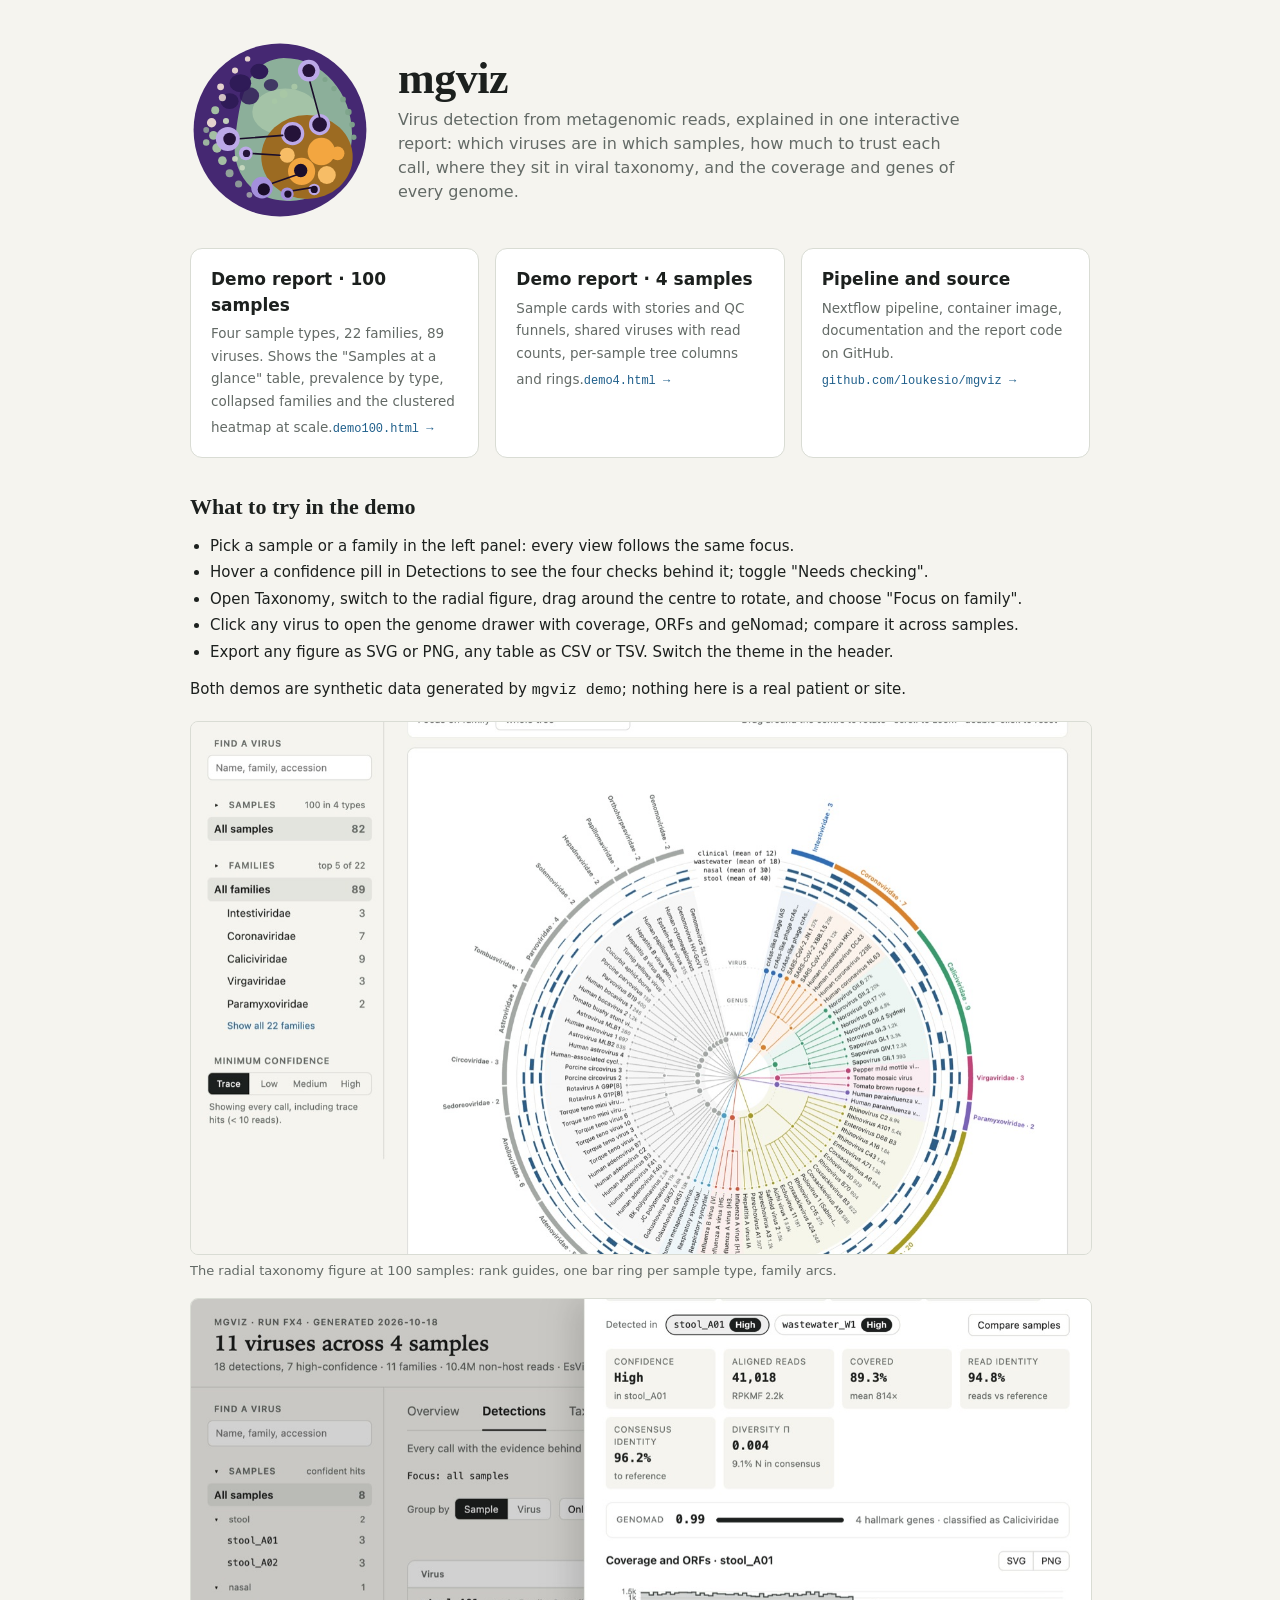
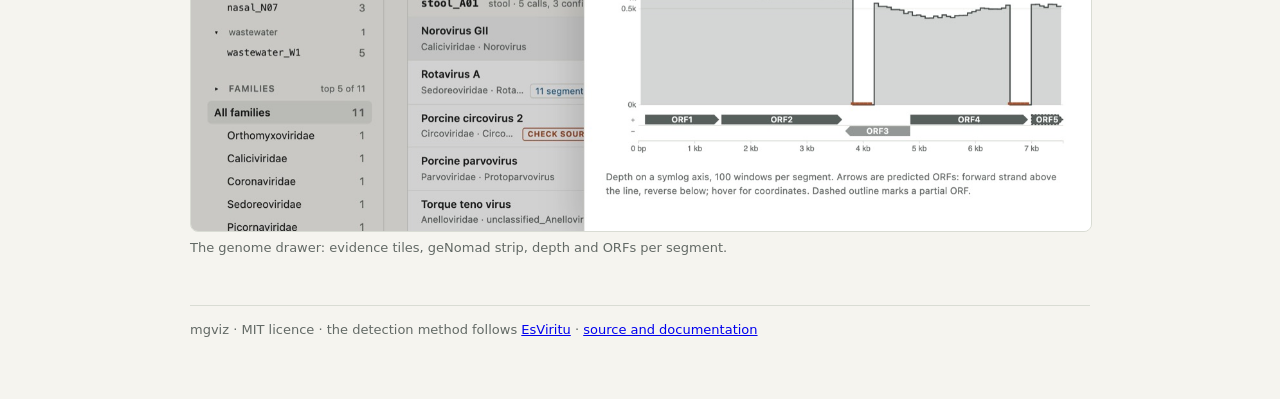
<file: index.html>
<!doctype html>
<html lang="en">
<head>
<meta charset="utf-8">
<meta name="viewport" content="width=device-width, initial-scale=1">
<meta name="color-scheme" content="light dark">
<title>mgviz · virus detection reports</title>
<meta name="description" content="mgviz: virus detection from metagenomic reads with an interactive report. Live demo reports.">
<style>
  :root { --bg: #f5f4ef; --panel: #ffffff; --fg: #1c201e; --muted: #636a66; --line: #d9dcd4; --accent: #3b2a6b; --accent2: #1f5f8b;
          --serif: "Iowan Old Style", "Palatino Linotype", Palatino, Georgia, serif; --sans: -apple-system, "Segoe UI", system-ui, Helvetica, sans-serif; --mono: ui-monospace, "SF Mono", Menlo, Consolas, monospace; }
  @media (prefers-color-scheme: dark) { :root { --bg: #131615; --panel: #1b1f1d; --fg: #e4e6e0; --muted: #99a19b; --line: #2e3431; --accent: #b9a7e6; --accent2: #8ec0e4; } }
  html, body { margin: 0; background: var(--bg); color: var(--fg); }
  body { font: 15px/1.5 var(--sans); padding: 40px max(16px, env(safe-area-inset-left, 0px)) 60px max(16px, env(safe-area-inset-right, 0px)); }
  main { max-width: 900px; margin: 0 auto; }
  .hero { display: flex; align-items: center; gap: 28px; flex-wrap: wrap; margin-bottom: 28px; }
  .hero img { width: 180px; height: 180px; flex: none; }
  .hero h1 { font: 600 44px/1.05 var(--serif); margin: 0 0 6px; letter-spacing: -.01em; }
  .hero p { margin: 0; color: var(--muted); font-size: 16px; max-width: 56ch; }
  .cards { display: grid; grid-template-columns: repeat(auto-fit, minmax(260px, 1fr)); gap: 16px; margin: 24px 0 36px; }
  .card { display: block; background: var(--panel); border: 1px solid var(--line); border-radius: 12px; padding: 18px 20px; color: inherit; text-decoration: none; }
  .card:hover { border-color: var(--accent2); }
  .card b { font-size: 17px; display: block; margin-bottom: 4px; }
  .card span { color: var(--muted); font-size: 13.5px; }
  .card .k { display: inline-block; margin-top: 10px; font: 12px var(--mono); color: var(--accent2); }
  h2 { font: 600 22px/1.2 var(--serif); margin: 36px 0 10px; }
  ul { padding-left: 20px; color: var(--fg); } li { margin: 4px 0; }
  figure { margin: 18px 0; } figure img { width: 100%; max-width: 100%; border: 1px solid var(--line); border-radius: 8px; display: block; }
  figcaption { font-size: 13px; color: var(--muted); margin-top: 6px; }
  .links a { color: var(--accent2); }
  footer { margin-top: 48px; color: var(--muted); font-size: 13px; border-top: 1px solid var(--line); padding-top: 14px; }
</style>
</head>
<body>
<main>
  <div class="hero">
    <img src="images/logo_alive.svg" alt="mgviz">
    <div>
      <h1>mgviz</h1>
      <p>Virus detection from metagenomic reads, explained in one interactive report: which viruses are in which samples, how much to trust each call, where they sit in viral taxonomy, and the coverage and genes of every genome.</p>
    </div>
  </div>

  <div class="cards">
    <a class="card" href="demo100.html"><b>Demo report · 100 samples</b><span>Four sample types, 22 families, 89 viruses. Shows the "Samples at a glance" table, prevalence by type, collapsed families and the clustered heatmap at scale.</span><span class="k">demo100.html →</span></a>
    <a class="card" href="demo4.html"><b>Demo report · 4 samples</b><span>Sample cards with stories and QC funnels, shared viruses with read counts, per-sample tree columns and rings.</span><span class="k">demo4.html →</span></a>
    <a class="card" href="https://github.com/loukesio/mgviz"><b>Pipeline and source</b><span>Nextflow pipeline, container image, documentation and the report code on GitHub.</span><span class="k">github.com/loukesio/mgviz →</span></a>
  </div>

  <h2>What to try in the demo</h2>
  <ul>
    <li>Pick a sample or a family in the left panel: every view follows the same focus.</li>
    <li>Hover a confidence pill in Detections to see the four checks behind it; toggle "Needs checking".</li>
    <li>Open Taxonomy, switch to the radial figure, drag around the centre to rotate, and choose "Focus on family".</li>
    <li>Click any virus to open the genome drawer with coverage, ORFs and geNomad; compare it across samples.</li>
    <li>Export any figure as SVG or PNG, any table as CSV or TSV. Switch the theme in the header.</li>
  </ul>
  <p class="links">Both demos are synthetic data generated by <code>mgviz demo</code>; nothing here is a real patient or site.</p>

  <figure><img src="images/radial.jpg" alt="Radial taxonomy figure"><figcaption>The radial taxonomy figure at 100 samples: rank guides, one bar ring per sample type, family arcs.</figcaption></figure>
  <figure><img src="images/genome_drawer.jpg" alt="Genome drawer"><figcaption>The genome drawer: evidence tiles, geNomad strip, depth and ORFs per segment.</figcaption></figure>

  <footer>mgviz · MIT licence · the detection method follows <a href="https://github.com/cmmr/EsViritu">EsViritu</a> · <a href="https://github.com/loukesio/mgviz">source and documentation</a></footer>
</main>
</body>
</html>
</file>
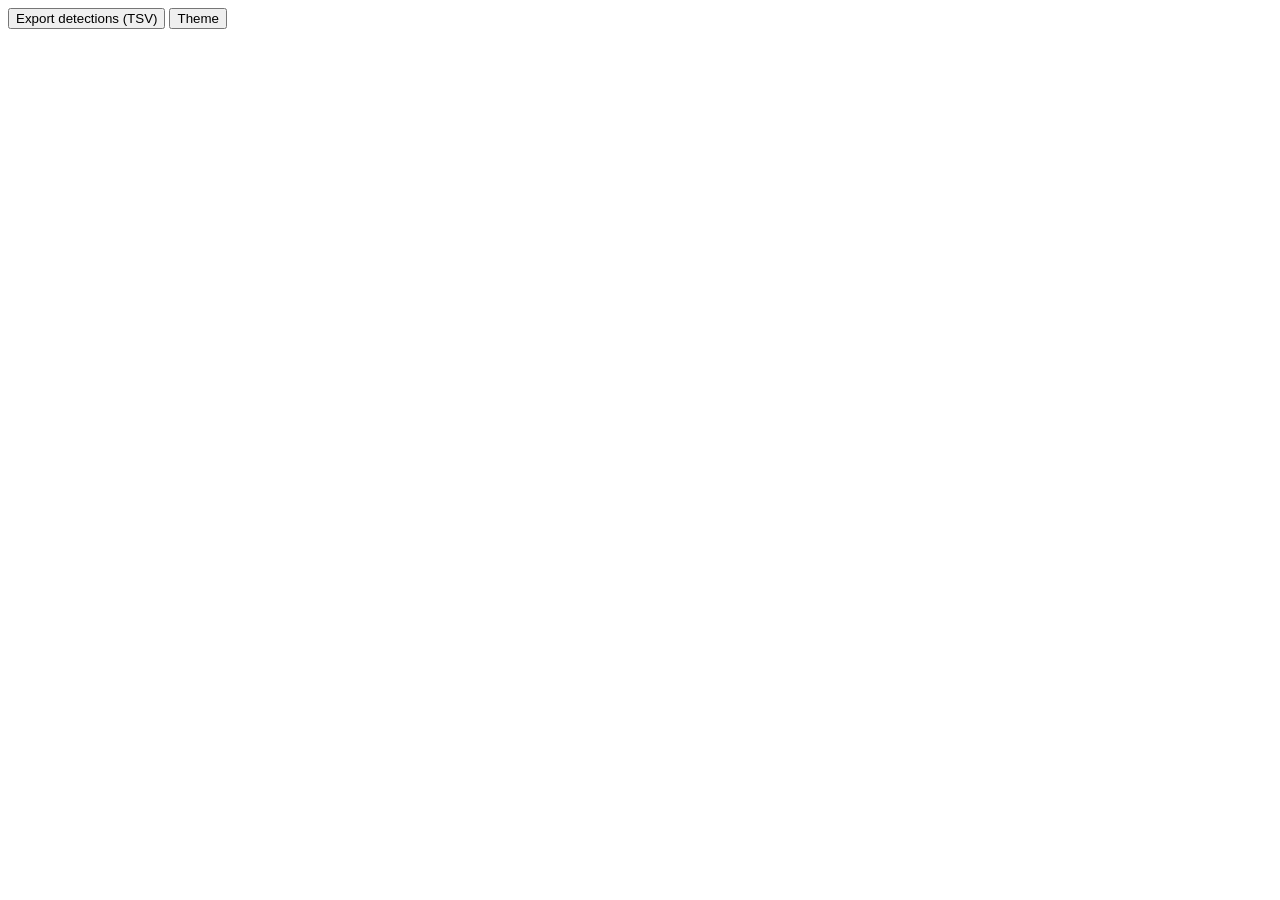
<file: src/mgviz/templates/report.html>
<!doctype html>
<html lang="en">
<head>
<meta charset="utf-8">
<meta name="viewport" content="width=device-width, initial-scale=1">
<meta name="color-scheme" content="light dark">
<title>/*__TITLE__*/</title>
<style>
/*__CSS__*/
</style>
</head>
<body>
<div class="app" id="app">
  <header class="hdr">
    <div class="hdr-text">
      <div class="kicker" id="kicker"></div>
      <div class="headline" id="headline"></div>
      <div class="subline" id="subline"></div>
    </div>
    <div class="hdr-actions">
      <button class="btn" id="btn-export-all" type="button">Export detections (TSV)</button>
      <button class="textact" id="btn-theme" type="button" title="Switch between light and dark">Theme</button>
    </div>
  </header>
  <div class="body">
    <aside class="focus" id="focus" aria-label="Focus"></aside>
    <main class="main">
      <nav class="tabs" id="tabs" role="tablist"></nav>
      <div class="tabrow">
        <div class="tabdesc" id="tabdesc"></div>
        <div class="focusline" id="focusline"></div>
      </div>

      <section class="view" id="view-overview" hidden>
        <div id="ov-bar"></div>
        <div id="ov-samples"></div>
        <div id="ov-shared"></div>
      </section>

      <section class="view" id="view-table" hidden>
        <div id="tbl-bar" class="toolbar"></div>
        <div id="tbl-wrap"></div>
      </section>

      <section class="view" id="view-tree" hidden>
        <div id="tree-bar"></div>
        <div id="tree-colors"></div>
        <div class="figbox" id="tree-box">
          <div class="fig" id="tree-fig"></div>
          <div class="svgtip" id="tree-tip" hidden></div>
        </div>
        <div class="foot" id="tree-foot"></div>
      </section>

      <section class="view" id="view-heat" hidden>
        <div id="heat-bar"></div>
        <div class="figbox scroll" id="heat-box">
          <div class="fig" id="heat-fig"></div>
          <div class="svgtip" id="heat-tip" hidden></div>
        </div>
      </section>
    </main>
  </div>
</div>
<div id="drawer-root"></div>
<div id="popover-root"></div>

<script>/*__D3__*/</script>
<script>window.__MGVIZ__ = /*__DATA__*/;</script>
<script>
/*__JS__*/
</script>
</body>
</html>
</file>
